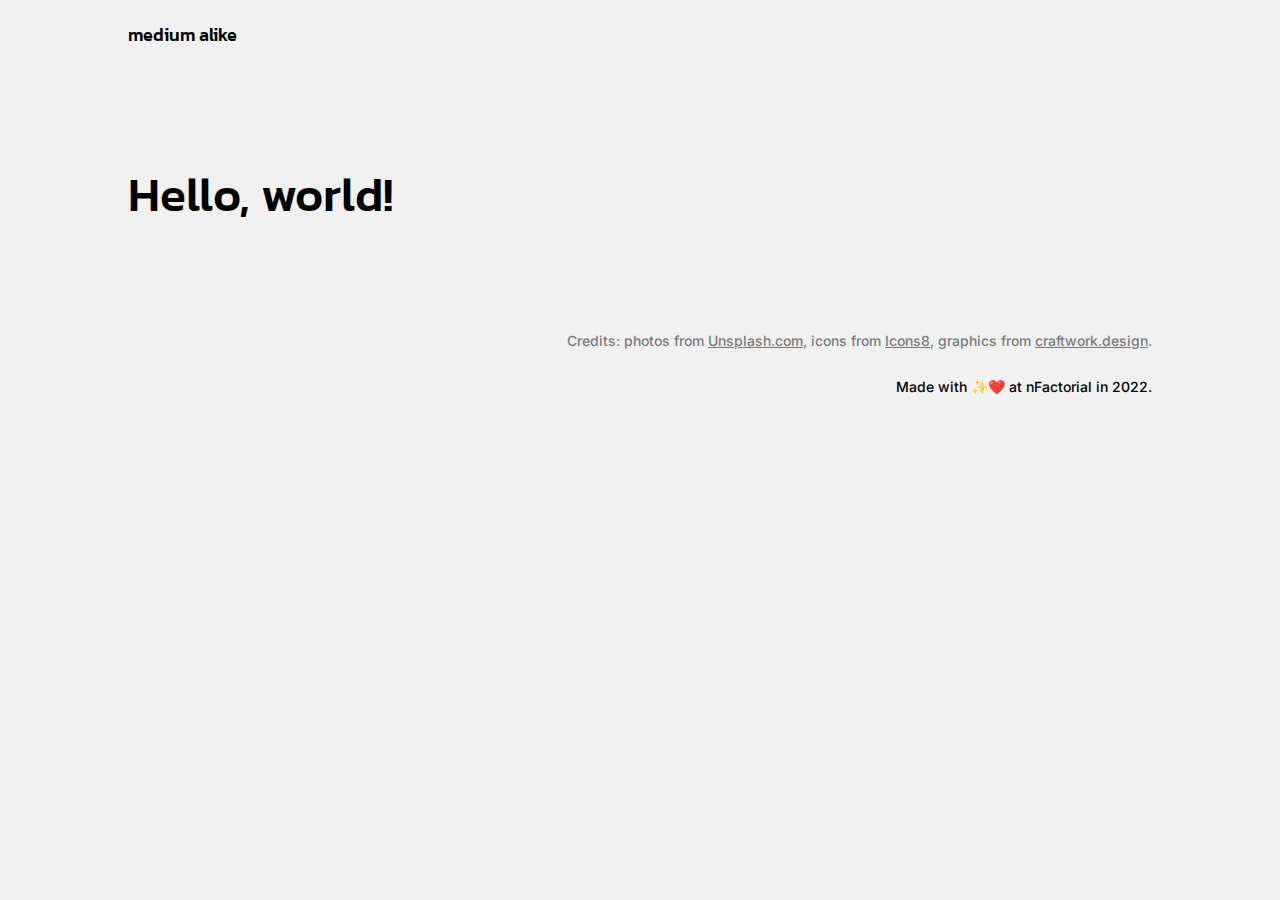
<file: index.html>
<!DOCTYPE html>
<html lang="en">
<head>
    <meta charset="UTF-8">
    <meta http-equiv="X-UA-Compatible" content="IE=edge">
    <meta name="viewport" content="width=device-width, initial-scale=1.0">
    <title>medium alike</title>
    <link rel="stylesheet" href="./style.css">
    <link rel="preconnect" href="https://fonts.googleapis.com">
	<link rel="preconnect" href="https://fonts.gstatic.com" crossorigin>
	<link href="https://fonts.googleapis.com/css2?family=Inter:wght@400;500;700&family=Kanit:wght@300;500;600;700&display=swap" rel="stylesheet">
</head>
<body>
    <header>
        <div class="container">
            <div class="header_nav">
                <a href="./index.html">medium alike</a>
            </div>
            <div class="header_title">
                <h1>Hello, world!</h1>
            </div>
        </div>
    </header>
    <main>
        <div class="container">
            <div class="main_content" id="articles">
            </div>
        </div>
    </main>
    <footer>
        <div class="container">
            <div class="footer_main">
                <div class="footer_description">
                    <p class="footer_description_text">Credits: photos from <a href="https://unsplash.com/@surface" class="footer_description_text_links">Unsplash.com</a>, icons from <a href="https://icons8.com/" class="footer_description_text_links">Icons8</a>, graphics from <a href="https://craftwork.design/checkout/purchase-confirmation/?payment_key=a3ba0d28aa30dfd691cd535acb1f4228" class="footer_description_text_links">craftwork.design</a>.</p>	
                </div>
                <div class="footer_end">
					<p class="footer_end_text">Made with ✨❤️ at nFactorial in 2022.</p>
				</div>
            </div>
        </div>
    </footer>
</body>
<script src="./template.js"></script>
<script src="./articles.js"></script>
<script src="./script.js"></script>
</html>
</file>
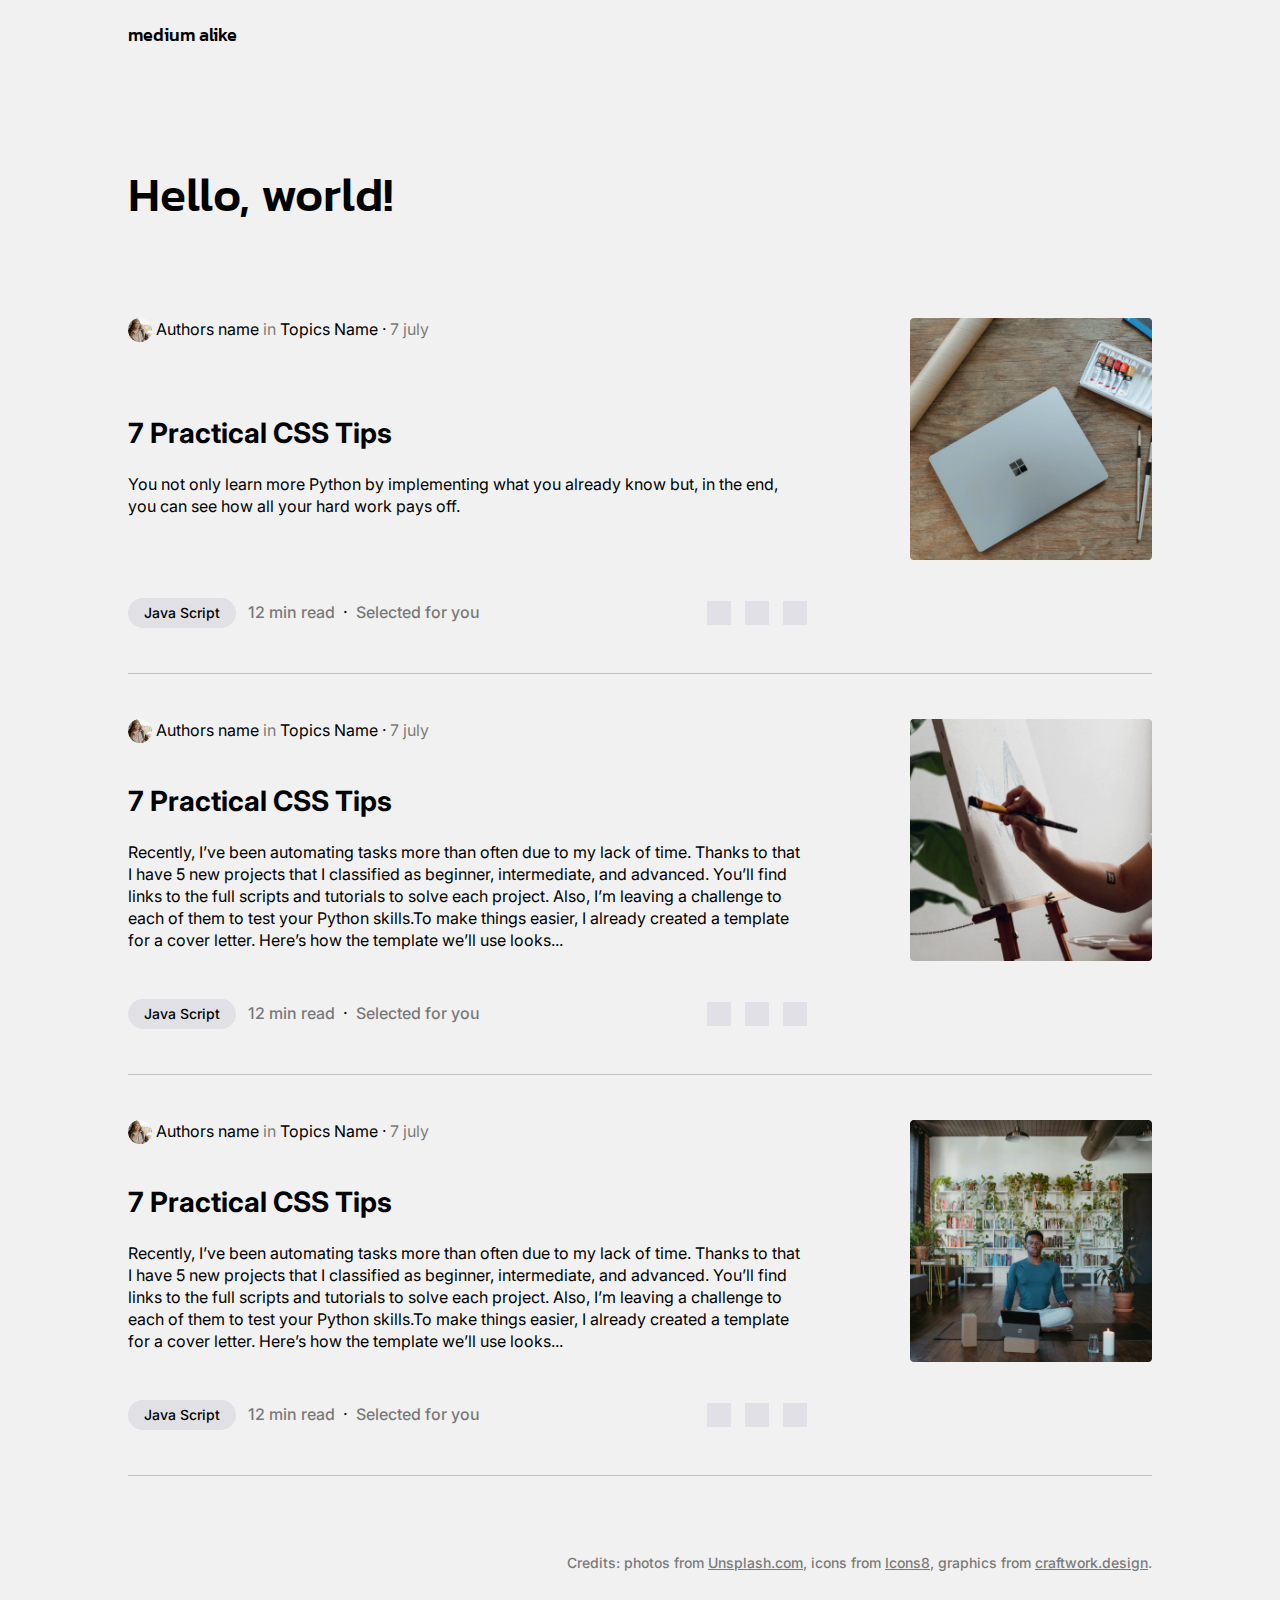
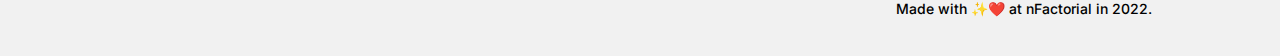
<file: indexBackup.html>
<!DOCTYPE html>
<html lang="en">
<head>
    <meta charset="UTF-8">
    <meta http-equiv="X-UA-Compatible" content="IE=edge">
    <meta name="viewport" content="width=device-width, initial-scale=1.0">
    <title>medium alike</title>
    <link rel="stylesheet" href="./style.css">
    <link rel="preconnect" href="https://fonts.googleapis.com">
	<link rel="preconnect" href="https://fonts.gstatic.com" crossorigin>
	<link href="https://fonts.googleapis.com/css2?family=Inter:wght@400;500;700&family=Kanit:wght@300;500;600;700&display=swap" rel="stylesheet">
</head>
<body>
    <header>
        <div class="container">
            <div class="header_nav">
                <a href="./index.html">medium alike</a>
            </div>
            <div class="header_title">
                <h1>Hello, world!</h1>
            </div>
        </div>
    </header>
    <main>
        <div class="container">
            <div class="main_content" id="articles">
                <div class="content_element">
                    <div class="element_text">
                        <div class="text_header">
                            <div class="avatar">
                                <img src="./img/Img.png" alt="" srcset="">
                            </div>
                            <a href="#">Authors name</a> <span>&nbsp;in&nbsp;</span><a href="#">Topics Name</a>&nbsp;· <span>&nbsp;7 july</span>
                        </div>
                        <div class="text_main">
                            <h2 id="title">7 Practical CSS Tips</h2>
                            <p id="summary">You not only learn more Python by implementing what you already know but, in the end, you can see how all your hard work pays off.</p>
                        </div>
                        <div class="text_footer">
                            <div class="footer_left">
                                <button class="tag">Java Script</button><span>&nbsp;12 min read&nbsp;</span>  · <span>&nbsp;Selected for you&nbsp;</span>
                            </div>
                            <div class="footer_right">
                                <img class="tags_img" src="./img/Icon.png" alt="">
                                <img class="tags_img" src="./img/Icon.png" alt="">
                                <img class="tags_img" src="./img/Icon.png" alt="">
                            </div>
                        </div>
                    </div>
                    <div class="element_img">
                        <img src="./img/index_1.png" alt="Article image">
                    </div>
                </div>
                <div class="content_element">
                    <div class="element_text">
                        <div class="text_header">
                            <div class="avatar">
                                <img src="./img/Img.png" alt="" srcset="">
                            </div>
                            <a href="#">Authors name</a> <span>&nbsp;in&nbsp;</span><a href="#">Topics Name</a>&nbsp;· <span>&nbsp;7 july</span>
                        </div>
                        <div class="text_main">
                            <h2>7 Practical CSS Tips</h2>
                            <p>Recently, I’ve been automating tasks more than often due to my lack of time. Thanks to that I have 5 new projects that I classified as beginner, intermediate, and advanced.
                                You’ll find links to the full scripts and tutorials to solve each project. Also, I’m leaving a challenge to each of them to test your Python skills.To make things easier, I already created a template for a cover letter. Here’s how the template we’ll use looks...</p>
                        </div>
                        <div class="text_footer">
                            <div class="footer_left">
                                <button class="tag">Java Script</button><span>&nbsp;12 min read&nbsp;</span>  · <span>&nbsp;Selected for you&nbsp;</span>
                            </div>
                            <div class="footer_right">
                                <img class="tags_img" src="./img/Icon.png" alt="">
                                <img class="tags_img" src="./img/Icon.png" alt="">
                                <img class="tags_img" src="./img/Icon.png" alt="">
                            </div>
                        </div>
                    </div>
                    <div class="element_img">
                        <img src="./img/index_2.png" alt="Article image">
                    </div>
                </div>
                <div class="content_element">
                    <div class="element_text">
                        <div class="text_header">
                            <div class="avatar">
                                <img src="./img/Img.png" alt="" srcset="">
                            </div>
                            <a href="#">Authors name</a> <span>&nbsp;in&nbsp;</span><a href="#">Topics Name</a>&nbsp;· <span>&nbsp;7 july</span>
                        </div>
                        <div class="text_main">
                            <h2>7 Practical CSS Tips</h2>
                            <p>Recently, I’ve been automating tasks more than often due to my lack of time. Thanks to that I have 5 new projects that I classified as beginner, intermediate, and advanced.
                                You’ll find links to the full scripts and tutorials to solve each project. Also, I’m leaving a challenge to each of them to test your Python skills.To make things easier, I already created a template for a cover letter. Here’s how the template we’ll use looks...</p>
                        </div>
                        <div class="text_footer">
                            <div class="footer_left">
                                <button class="tag">Java Script</button><span>&nbsp;12 min read&nbsp;</span>  · <span>&nbsp;Selected for you&nbsp;</span>
                            </div>
                            <div class="footer_right">
                                <img class="tags_img" src="./img/Icon.png" alt="">
                                <img class="tags_img" src="./img/Icon.png" alt="">
                                <img class="tags_img" src="./img/Icon.png" alt="">
                            </div>
                        </div>
                    </div>
                    <div class="element_img">
                        <img src="./img/index_3.png" alt="Article image">
                    </div>
                </div>
            </div>
        </div>
    </main>
    <footer>
        <div class="container">
            <div class="footer_main">
                <div class="footer_description">
                    <p class="footer_description_text">Credits: photos from <a href="https://unsplash.com/@surface" class="footer_description_text_links">Unsplash.com</a>, icons from <a href="https://icons8.com/" class="footer_description_text_links">Icons8</a>, graphics from <a href="https://craftwork.design/checkout/purchase-confirmation/?payment_key=a3ba0d28aa30dfd691cd535acb1f4228" class="footer_description_text_links">craftwork.design</a>.</p>	
                </div>
                <div class="footer_end">
					<p class="footer_end_text">Made with ✨❤️ at nFactorial in 2022.</p>
				</div>
            </div>
        </div>
    </footer>
</body>
<script src="./script.js"></script>
</html>
</file>
<file: style.css>
/* Глобальные стили */
body {
    margin: 0;
    background-color: #F1F1F1;
    font-family: Inter;
    font-size: 16px;
    font-weight: 400;
    line-height: 22px;
    letter-spacing: 0em;
    /* min-height: 2.388px; */
}
.container {
    margin: 0 10%;
}
a {
	text-decoration: none;
	color: black;
}
h1 {
    font-family: Kanit;
    font-size: 48px;
    font-weight: 500;
    line-height: 120px;
    letter-spacing: 0em;
}
h2 {
    font-size: 28px;
    font-weight: 700;
    line-height: 34px;
}
img {
    width: 100%;
}
span {
    opacity: 0.5;
}
/* Секция header */
.header_nav {
    width: 100%;
    height: 70px;
    display: flex;
    align-items: center;
    font-family: Kanit;
    font-size: 18px;
    font-weight: 500;
    line-height: 22px;
    letter-spacing: 0em;
}
.header_title {
    margin: 64px 0;
}
/* Секция main */
.tag {
    background: linear-gradient(0deg, rgba(8, 30, 52, 0.12), rgba(8, 30, 52, 0.12)), #FFFBFE;
    border-radius: 100px;
    padding: 6px 16px;
    border: 0;
    font-weight: 500;
    margin-right: 8px;
    font-family: Inter;
    font-size: 14px;
    font-weight: 500;
    line-height: 18px;

}
.text_header {
    display: flex;
}
.avatar {
    width: 24px;
    margin-right: 4px;
}
.content_element {
    display: flex;
    justify-content: space-between;
    margin-bottom: 45px;
    border-bottom: 1px solid rgba(0, 0, 0, 0.2);
    padding-bottom: 45px;
    min-height: 310px;
    max-height: 376px;
}
.element_text {
    width: 66.33928%;
    display: flex;
    flex-direction: column;
    justify-content: space-between;
}
.element_img {
    width: 23.66071%;
}
.text_main {
    overflow: hidden;
}
.text_footer {
    display: flex;
    align-items: center;
    font-weight: 500;
    justify-content: space-between;
}
.footer_right {
    display: flex;
}
.tags_img {
    margin-left: 14px;
}
/* Секция footer */
.footer_main {
    font-size: 14px;
    font-weight: 500;
    line-height: 18px;
    display: flex;
    flex-direction: column;
    align-items: flex-end;
    margin: 64px 0 24px 0;
}
.footer_description_text {
    opacity: 0.5;
}
.footer_description_text_links {
    text-decoration: underline;
}
.text_footer {
    margin-top: 20px;
}

@media screen and (max-width: 550px) {
    .element_img {
        display: none;
    }
    .element_text {
        width: 100%;
    }
}

@media screen and (max-width: 889px) {
    .tags_img {
        display: none;
    }
}
</file>
